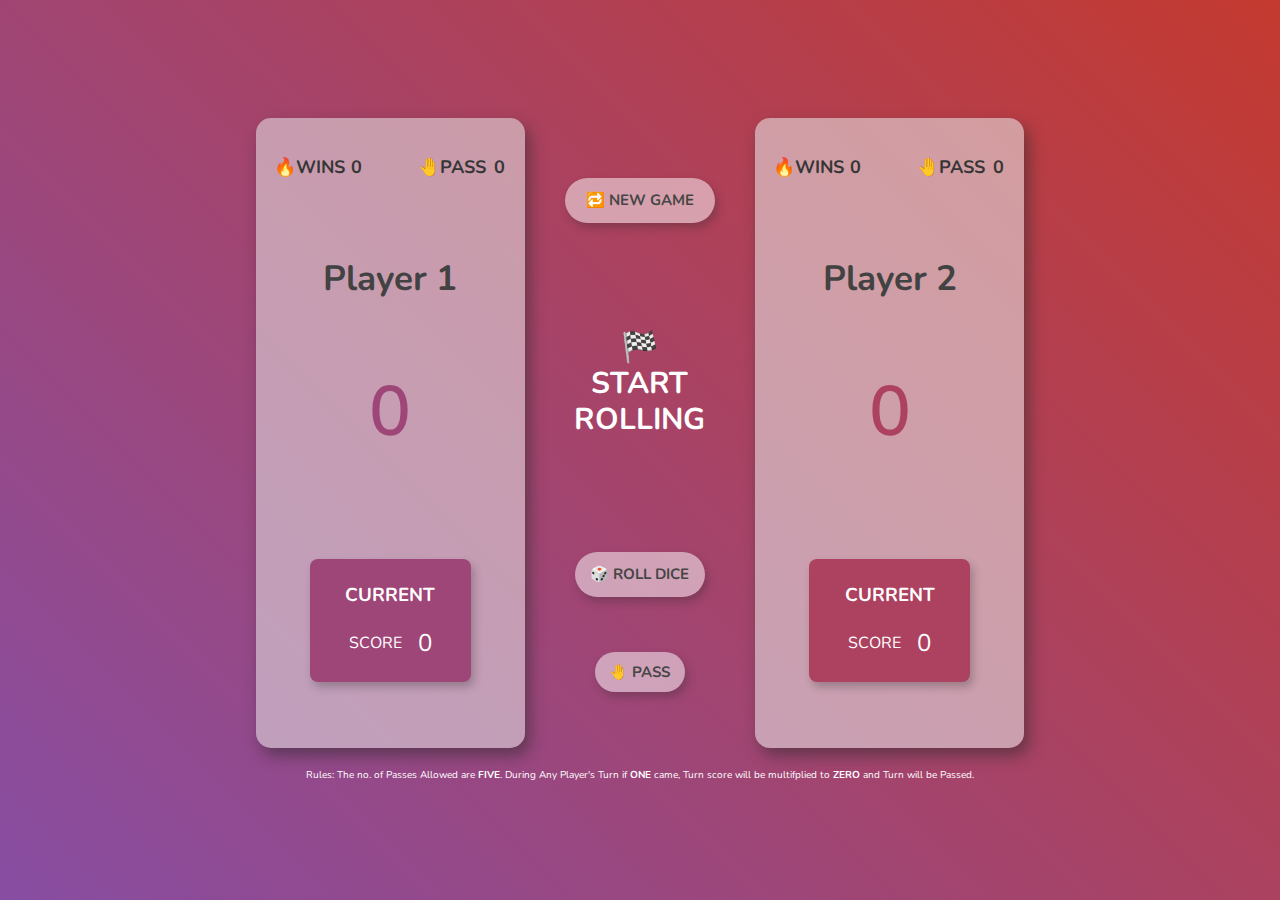
<file: index.html>
<!DOCTYPE html>
<html lang="en">
  <head>
    <meta charset="UTF-8" />
    <meta name="viewport" content="width=device-width, initial-scale=1.0" />
    <title>Pig Game</title>
    <link rel="icon" type="image/x-icon" href="\dice faces\5.png">
    <link rel="Stylesheet" href="style.css" />
  </head>
  <body>
    <main>
      <section class="player1 playeractive">
        <div class="streakBox">
          <div class="streakpos">
            <h3 class="streak" title="Wining Streak">🔥WINS</h3>
            <h3 class="streakScore1">0</h3>
          </div>
          <div class="passpos">
            <h3>🤚PASS</h3>
            <h3 class="p1pass">0</h3>
          </div>
        </div>
        <div class="playerscore">
          <h2 class="name">Player 1</h2>
          <p class="score1" title="Turn Score">0</p>
        </div>
        <div class="scorecard">
          <div class="currentscore1">
            <h3 class="scoreType">CURRENT</h3>
            <div class="scorebox">
              <p>SCORE</p>
              <p class="currscore1">0</p>
            </div>
          </div>
        </div>
      </section>

      <section class="playermenu">
        <div class="againdiv">
          <button class="newgame">🔁 NEW GAME</button>
          <img src="\dice faces\1.png" class="Dice" alt="Dice Image" />
        </div>
        <div class="passdiv">
          <button class="diceroll">🎲 ROLL DICE</button>
          <button class="pass" title="Add to Current Score & Pass">
            🤚 PASS
          </button>
        </div>
      </section>

      <section class="player2">
        <div class="streakBox">
          <div class="streakpos">
            <h3 class="streak" title="Wining Streak">🔥WINS</h3>
            <h3 class="streakScore2">0</h3>
          </div>
          <div class="passpos">
            <h3>🤚PASS</h3>
            <h3 class="p2pass">0</h3>
          </div>
        </div>
        <div class="playerscore">
          <h2 class="name">Player 2</h2>
          <p class="score2" title="Turn Score">0</p>
        </div>
        <div class="scorecard">
          <div class="currentscore2">
            <h3 class="scoreType">CURRENT</h3>
            <div class="scorebox">
              <p>SCORE</p>
              <p class="currscore2">0</p>
            </div>
          </div>
        </div>
      </section>
    </main>
    <h1 class="note">
      Rules: The no. of Passes Allowed are <b>FIVE</b>. During Any Player's Turn
      if <b>ONE</b> came, Turn score will be multifplied to <b>ZERO</b> and Turn
      will be Passed.
    </h1>

    <script src="script.js"></script>
  </body>
</html>
</file>
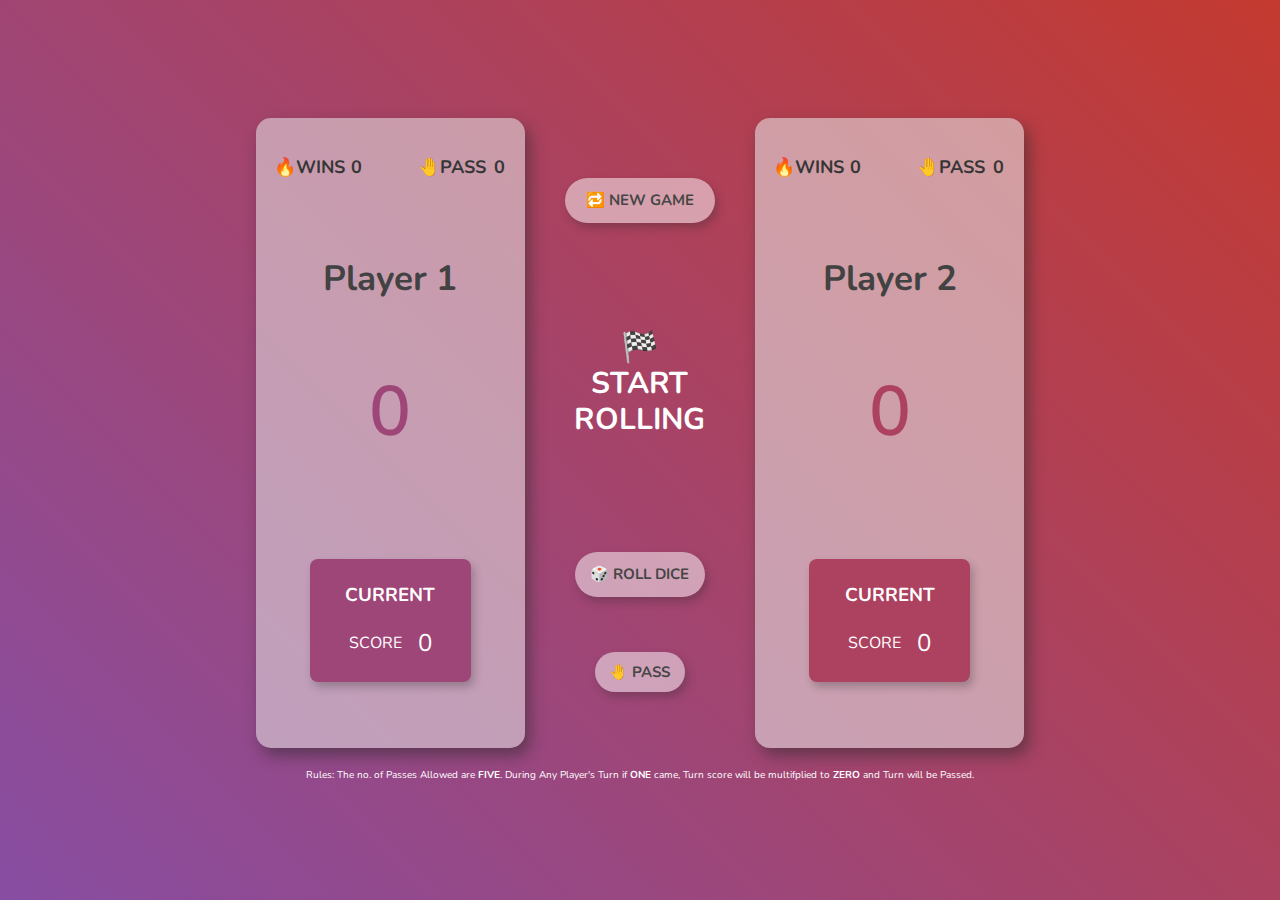
<file: Pig-game/index.html>
<!DOCTYPE html>
<html lang="en">
  <head>
    <meta charset="UTF-8" />
    <meta name="viewport" content="width=device-width, initial-scale=1.0" />
    <title>Pig Game</title>
    <link rel="Stylesheet" href="style.css" />
  </head>
  <body>
    <main>
      <section class="player1 playeractive">
        <div class="streakBox">
          <div class="streakpos">
            <h3 class="streak" title="Wining Streak">🔥WINS</h3>
            <h3 class="streakScore1">0</h3>
          </div>
          <div class="passpos">
            <h3>🤚PASS</h3>
            <h3 class="p1pass">0</h3>
          </div>
        </div>
        <div class="playerscore">
          <h2 class="name">Player 1</h2>
          <p class="score1" title="Turn Score">0</p>
        </div>
        <div class="scorecard">
          <div class="currentscore1">
            <h3 class="scoreType">CURRENT</h3>
            <div class="scorebox">
              <p>SCORE</p>
              <p class="currscore1">0</p>
            </div>
          </div>
        </div>
      </section>

      <section class="playermenu">
        <div class="againdiv">
          <button class="newgame">🔁 NEW GAME</button>
          <img src="\dice faces\1.png" class="Dice" alt="Dice Image" />
        </div>
        <div class="passdiv">
          <button class="diceroll">🎲 ROLL DICE</button>
          <button class="pass" title="Add to Current Score & Pass">
            🤚 PASS
          </button>
        </div>
      </section>

      <section class="player2">
        <div class="streakBox">
          <div class="streakpos">
            <h3 class="streak" title="Wining Streak">🔥WINS</h3>
            <h3 class="streakScore2">0</h3>
          </div>
          <div class="passpos">
            <h3>🤚PASS</h3>
            <h3 class="p2pass">0</h3>
          </div>
        </div>
        <div class="playerscore">
          <h2 class="name">Player 2</h2>
          <p class="score2" title="Turn Score">0</p>
        </div>
        <div class="scorecard">
          <div class="currentscore2">
            <h3 class="scoreType">CURRENT</h3>
            <div class="scorebox">
              <p>SCORE</p>
              <p class="currscore2">0</p>
            </div>
          </div>
        </div>
      </section>
    </main>
    <h1 class="note">
      Rules: The no. of Passes Allowed are <b>FIVE</b>. During Any Player's Turn
      if <b>ONE</b> came, Turn score will be multifplied to <b>ZERO</b> and Turn
      will be Passed.
    </h1>

    <script src="script.js"></script>
  </body>
</html>
</file>
<file: style.css>
@import url("https://fonts.googleapis.com/css2?family=Nunito:ital,wght@0,200..1000;1,200..1000&display=swap");

* {
  margin: 0;
  padding: 0;
  box-sizing: border-box;
  font-family: "Nunito", sans-serif;
}

body {
  background-image: linear-gradient(45deg, #874da2 0%, #c43a30 100%);
  height: 100vh;
  width: 100vw;
  display: flex;
  flex-flow: column wrap;
  justify-content: center;
  align-items: center;
}

.note {
  margin-top: 20px;
  font-size: x-small;
  color: white;
  font-weight: 400;
}

main {
  display: flex;
  justify-content: space-around;
  align-items: center;
  height: 70%;
  width: 60%;
}

.player1 {
  height: 100%;
  width: 35%;
  display: flex;
  flex-flow: column nowrap;
  justify-content: space-between;
  padding: 20px 0px 25px 0px;
  align-items: center;
  background-color: #e6e5e58c;
  border-radius: 15px;
  box-shadow: 5px 8px 15px rgba(39, 39, 39, 0.5);
}

.streakBox {
  display: flex;
  justify-content: space-between;
  align-items: center;
  height: 10%;
  width: 100%;
  padding-left: 15px;
  padding-right: 15px;
}

.streakpos h3 {
  font-size: large;
  color: #363636;
  margin: 0px 3px 0px 3px;
}

.passpos {
  display: flex;
  align-items: center;
}

.passpos h3 {
  font-size: large;
  color: #363636;
  margin: 0px 5px 0px 3px;
}

.playerscore {
  display: flex;
  flex-flow: column nowrap;
  justify-content: space-between;
  align-items: center;
  height: 35%;
  width: 100%;
}

.name {
  font-size: 35px;
  color: #424242;
}

.winmesgstyle {
  line-height: 1.2;
  font-size: 30px;
  color: #ffffff;
  text-align: center;
  align-content: center;
  text-wrap: wrap;
  width: 140px;
  height: 155px;
  padding-top: 10px;
}

.score1 {
  font-size: 70px;
  font-weight: 600;
  color: #9e4677;
}

.score2 {
  font-size: 70px;
  font-weight: 600;
  color: #ac425f;
}

.scorecard {
  height: 35%;
  width: 100%;
  display: flex;
  align-items: center;
  justify-content: center;
}

.currentscore1 {
  display: flex;
  flex-flow: column nowrap;
  justify-content: space-evenly;
  align-items: center;
  height: 60%;
  width: 60%;
  border-radius: 8px;
  background-color: #9e4677;
  color: white;
  box-shadow: 3px 5px 8px rgba(39, 39, 39, 0.281);
  padding: 5px;
}

.currentscore2 {
  display: flex;
  flex-flow: column nowrap;
  justify-content: space-evenly;
  align-items: center;
  height: 60%;
  width: 60%;
  border-radius: 8px;
  background-color: #ac425f;
  color: white;
  box-shadow: 3px 5px 8px rgba(39, 39, 39, 0.281);
  padding: 5px;
}

.scorebox {
  width: 55%;
  display: flex;
  align-items: center;
  justify-content: space-between;
}

.currscore1,
.currscore2 {
  font-size: x-large;
}

.streakpos {
  height: 50%;
  display: flex;
  justify-content: space-evenly;
  align-items: center;
}

.playermenu {
  height: 100%;
  width: 30%;
  display: flex;
  flex-flow: column nowrap;
  justify-content: space-around;
  align-items: center;
}

.newgame {
  border: none;
  height: 45px;
  width: 150px;
  border-radius: 50px;
  font-size: 15px;
  font-weight: 700;
  color: #464646;
  box-shadow: 3px 5px 8px rgba(39, 39, 39, 0.281);
  background-color: rgba(255, 255, 255, 0.5);
}

.newgame:active {
  box-shadow: none;
  scale: 95%;
}

.Hidden {
  visibility: hidden;
}

.Dice {
  margin-top: 20px;
  height: 120px;
  width: 120px;
}

.diceroll {
  border: none;
  height: 45px;
  width: 130px;
  border-radius: 50px;
  font-size: 15px;
  font-weight: 700;
  color: #464646;
  box-shadow: 3px 5px 8px rgba(39, 39, 39, 0.281);
  background-color: rgba(255, 255, 255, 0.5);
}

.diceroll:active {
  box-shadow: none;
  scale: 95%;
}

.pass {
  border: none;
  height: 40px;
  width: 90px;
  border-radius: 50px;
  font-size: 15px;
  font-weight: 700;
  color: #464646;
  box-shadow: 3px 5px 8px rgba(39, 39, 39, 0.281);
  background-color: rgba(255, 255, 255, 0.5);
}

.pass:active {
  box-shadow: none;
  scale: 95%;
}

.againdiv {
  height: 60%;
  width: 100%;
  display: flex;
  flex-flow: column nowrap;
  justify-content: space-around;
  align-items: center;
  padding-top: 20px;
}

.passdiv {
  height: 40%;
  width: 100%;
  display: flex;
  flex-flow: column nowrap;
  justify-content: space-evenly;
  align-items: center;
}

.player2 {
  height: 100%;
  width: 35%;
  display: flex;
  flex-flow: column nowrap;
  justify-content: space-between;
  padding: 20px 0px 25px 0px;
  border-radius: 15px;
  align-items: center;
  background-color: #e7e7e78f;
  box-shadow: 5px 8px 15px rgba(39, 39, 39, 0.5);
}
</file>
<file: Pig-game/style.css>
@import url("https://fonts.googleapis.com/css2?family=Nunito:ital,wght@0,200..1000;1,200..1000&display=swap");

* {
  margin: 0;
  padding: 0;
  box-sizing: border-box;
  font-family: "Nunito", sans-serif;
}

body {
  background-image: linear-gradient(45deg, #874da2 0%, #c43a30 100%);
  height: 100vh;
  width: 100vw;
  display: flex;
  flex-flow: column wrap;
  justify-content: center;
  align-items: center;
}

.note {
  margin-top: 20px;
  font-size: x-small;
  color: white;
  font-weight: 400;
}

main {
  display: flex;
  justify-content: space-around;
  align-items: center;
  height: 70%;
  width: 60%;
}

.player1 {
  height: 100%;
  width: 35%;
  display: flex;
  flex-flow: column nowrap;
  justify-content: space-between;
  padding: 20px 0px 25px 0px;
  align-items: center;
  background-color: #e6e5e58c;
  border-radius: 15px;
  box-shadow: 5px 8px 15px rgba(39, 39, 39, 0.5);
}

.streakBox {
  display: flex;
  justify-content: space-between;
  align-items: center;
  height: 10%;
  width: 100%;
  padding-left: 15px;
  padding-right: 15px;
}

.streakpos h3 {
  font-size: large;
  color: #363636;
  margin: 0px 3px 0px 3px;
}

.passpos {
  display: flex;
  align-items: center;
}

.passpos h3 {
  font-size: large;
  color: #363636;
  margin: 0px 5px 0px 3px;
}

.playerscore {
  display: flex;
  flex-flow: column nowrap;
  justify-content: space-between;
  align-items: center;
  height: 35%;
  width: 100%;
}

.name {
  font-size: 35px;
  color: #424242;
}

.winmesgstyle {
  line-height: 1.2;
  font-size: 30px;
  color: #ffffff;
  text-align: center;
  align-content: center;
  text-wrap: wrap;
  width: 140px;
  height: 155px;
  padding-top: 10px;
}

.score1 {
  font-size: 70px;
  font-weight: 600;
  color: #9e4677;
}

.score2 {
  font-size: 70px;
  font-weight: 600;
  color: #ac425f;
}

.scorecard {
  height: 35%;
  width: 100%;
  display: flex;
  align-items: center;
  justify-content: center;
}

.currentscore1 {
  display: flex;
  flex-flow: column nowrap;
  justify-content: space-evenly;
  align-items: center;
  height: 60%;
  width: 60%;
  border-radius: 8px;
  background-color: #9e4677;
  color: white;
  box-shadow: 3px 5px 8px rgba(39, 39, 39, 0.281);
  padding: 5px;
}

.currentscore2 {
  display: flex;
  flex-flow: column nowrap;
  justify-content: space-evenly;
  align-items: center;
  height: 60%;
  width: 60%;
  border-radius: 8px;
  background-color: #ac425f;
  color: white;
  box-shadow: 3px 5px 8px rgba(39, 39, 39, 0.281);
  padding: 5px;
}

.scorebox {
  width: 55%;
  display: flex;
  align-items: center;
  justify-content: space-between;
}

.currscore1,
.currscore2 {
  font-size: x-large;
}

.streakpos {
  height: 50%;
  display: flex;
  justify-content: space-evenly;
  align-items: center;
}

.playermenu {
  height: 100%;
  width: 30%;
  display: flex;
  flex-flow: column nowrap;
  justify-content: space-around;
  align-items: center;
}

.newgame {
  border: none;
  height: 45px;
  width: 150px;
  border-radius: 50px;
  font-size: 15px;
  font-weight: 700;
  color: #464646;
  box-shadow: 3px 5px 8px rgba(39, 39, 39, 0.281);
  background-color: rgba(255, 255, 255, 0.5);
}

.newgame:active {
  box-shadow: none;
  scale: 95%;
}

.Hidden {
  visibility: hidden;
}

.Dice {
  margin-top: 20px;
  height: 120px;
  width: 120px;
}

.diceroll {
  border: none;
  height: 45px;
  width: 130px;
  border-radius: 50px;
  font-size: 15px;
  font-weight: 700;
  color: #464646;
  box-shadow: 3px 5px 8px rgba(39, 39, 39, 0.281);
  background-color: rgba(255, 255, 255, 0.5);
}

.diceroll:active {
  box-shadow: none;
  scale: 95%;
}

.pass {
  border: none;
  height: 40px;
  width: 90px;
  border-radius: 50px;
  font-size: 15px;
  font-weight: 700;
  color: #464646;
  box-shadow: 3px 5px 8px rgba(39, 39, 39, 0.281);
  background-color: rgba(255, 255, 255, 0.5);
}

.pass:active {
  box-shadow: none;
  scale: 95%;
}

.againdiv {
  height: 60%;
  width: 100%;
  display: flex;
  flex-flow: column nowrap;
  justify-content: space-around;
  align-items: center;
  padding-top: 20px;
}

.passdiv {
  height: 40%;
  width: 100%;
  display: flex;
  flex-flow: column nowrap;
  justify-content: space-evenly;
  align-items: center;
}

.player2 {
  height: 100%;
  width: 35%;
  display: flex;
  flex-flow: column nowrap;
  justify-content: space-between;
  padding: 20px 0px 25px 0px;
  border-radius: 15px;
  align-items: center;
  background-color: #e7e7e78f;
  box-shadow: 5px 8px 15px rgba(39, 39, 39, 0.5);
}
</file>
